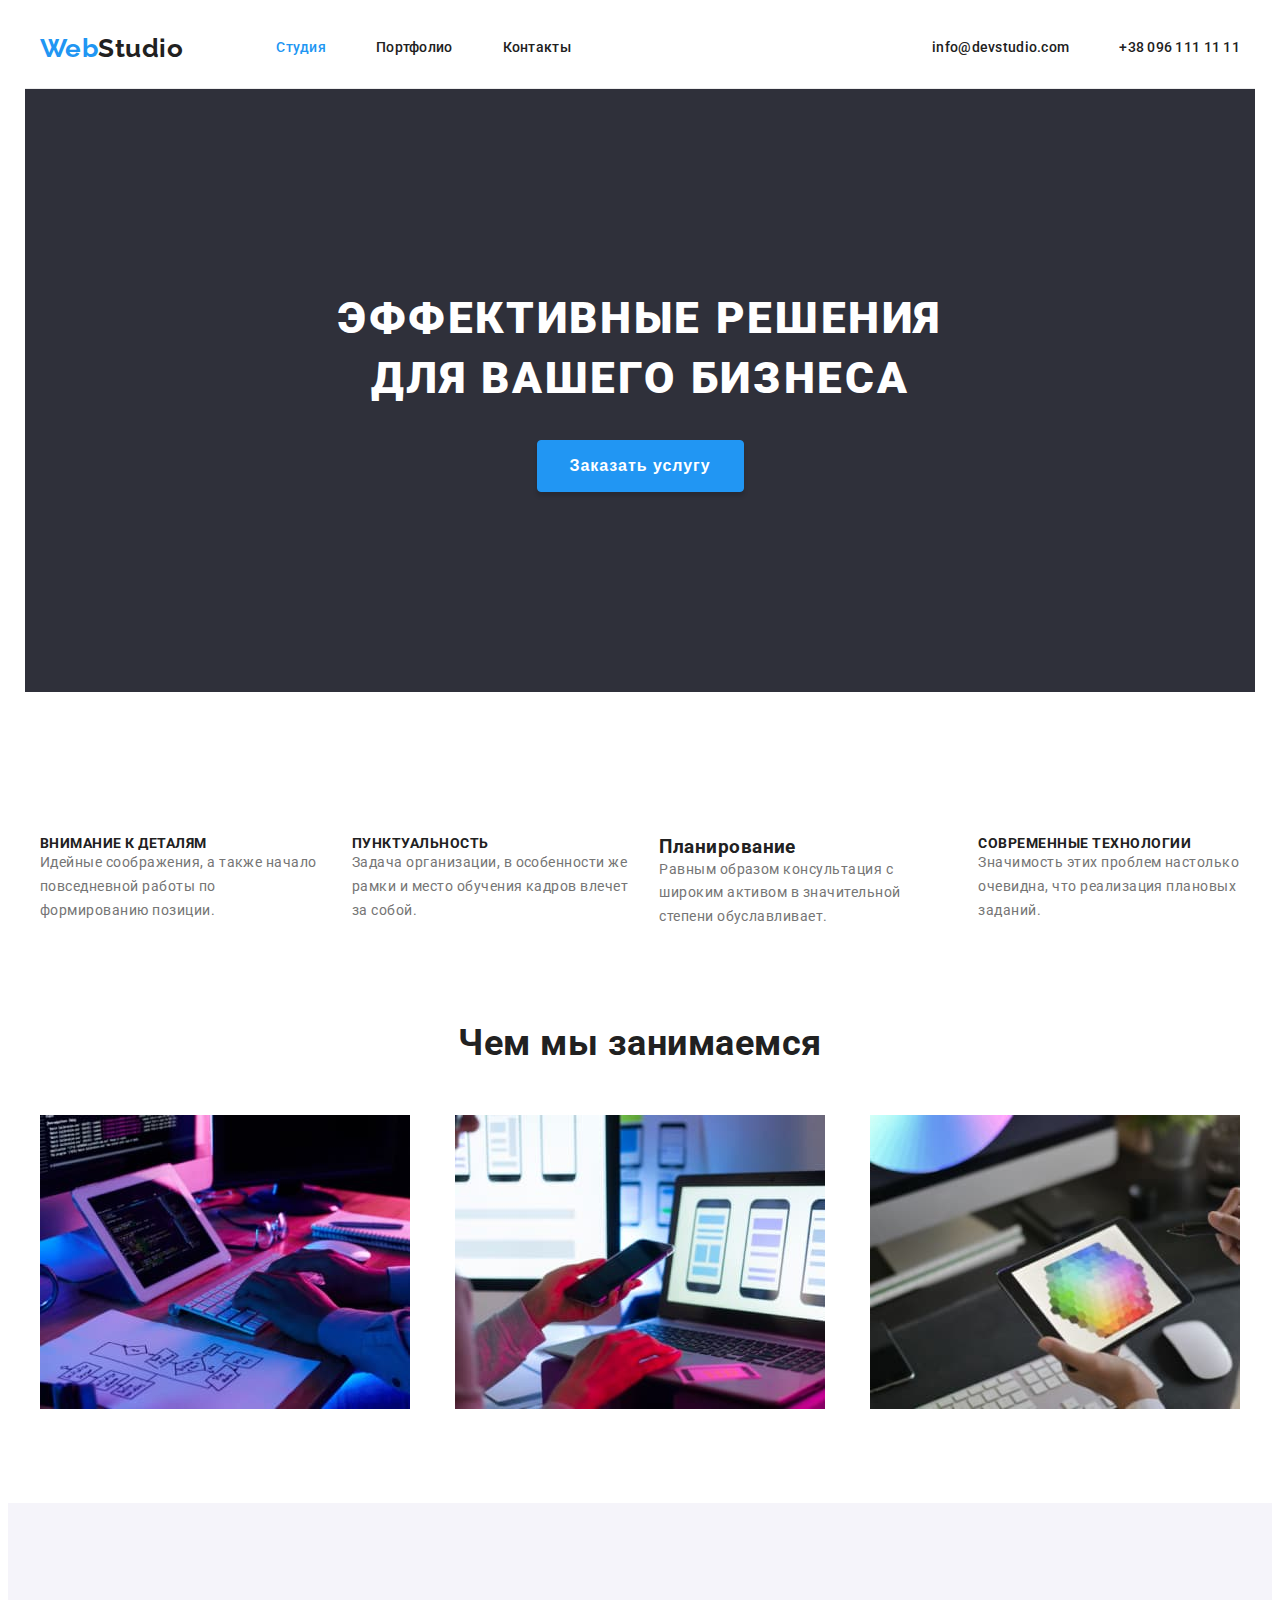
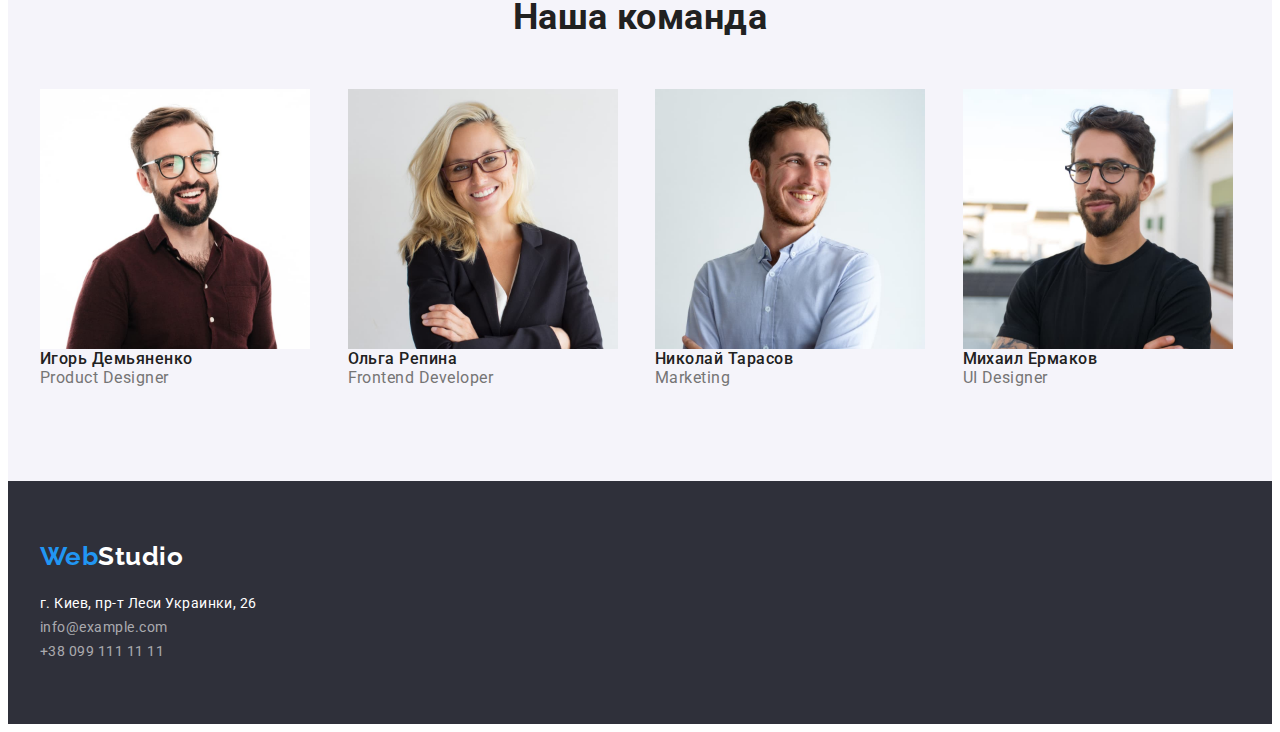
<file: index.html>
<!DOCTYPE html>
<html lang="ru">
<head>
    <meta charset="UTF-8">
    <meta http-equiv="X-UA-Compatible" content="IE=edge">
    <meta name="viewport" content="width=device-width, initial-scale=1.0">
    <title>Студия</title>
    <link rel="preconnect" href="https://fonts.gstatic.com">
    <link href="https://fonts.googleapis.com/css2?family=Raleway:wght@700&family=Roboto:wght@400;500;700;900&display=swap" rel="stylesheet">
    <link rel="stylesheet" href="https://cdnjs.cloudflare.com/ajax/libs/modern-normalize/1.0.0/modern-normalize.min.css" integrity="sha512-ISS7cAi1PEhQ8jnbJpJZMd29NlhNj4AWYyLOSp2CE/CsHxTCu+r+t0D2yoJudVrd0/8fTVPUVDzY5Tvli75u/g==" crossorigin="anonymous" />
    <link rel="stylesheet" href="./css/styles.css">
</head>
<body>
    <!-- ========HEADER======== -->
  <header class="head">
      <div class=" header-container container"> 
        <nav class="navigation">
            <a class= "logo link" href="/"><span class="logo-part">Web</span>Studio</a>
                <ul class="list-nav list">
                    <li class="list-nav-item"><a class="list-nav-link link current" href="#">Студия</a></li>
                    <li class="list-nav-item"><a class="list-nav-link link" href="./portfolio.html">Портфолио</a></li>
                    <li class="list-nav-item"><a class="list-nav-link link" href="#">Контакты</a></li>
                </ul>
        </nav>
        <ul class="contacts list">
        <li class="contacts-mail"><a class="contacts-mail-link link" href="mailto:info@devstudio.com">info@devstudio.com</a></li>
        <li class="contacts-tel"><a class="contacts-tel-link link" href="tel:+380961111111">+38 096 111 11 11</a></li>
        </ul>
      </div>
  </header>  
  <main>
    <section class="hero-section section-title">
        <div class="hero-container container">
            <h1 class="hero-title">Эффективные решения<br> для вашего бизнеса</h1>
            <button class="hero-button" type="button">Заказать услугу</button>
        </div>
    </section>
<!-- ========ADVANTAGES======== -->
<section class="advantages section">
    <div class="advantages-container container">
        <ul class="advantages-list list">
            <li class="advantages-list-item">
                <h3 class="advantages-title">Внимание к деталям</h3>
                <p class="advantages-content">
                    Идейные соображения, а также начало повседневной работы по формированию позиции.
                </p>
            </li>
            <li class="advantages-list-item">
                <h3 class="advantages-title">Пунктуальность</h3>
                <p class="advantages-content">
                    Задача организации, в особенности же рамки и место обучения кадров влечет за собой. 
                </p>
            </li>
            <li class="advantages-list-item">
                <h3 class="advantages-header">Планирование</h3>
                <p class="advantages-content">
                    Равным образом консультация с широким активом в значительной степени обуславливает. 
                </p>
            </li>
            <li class="advantages-list-item">
                <h3 class="advantages-title">Современные технологии</h3>
                <p class="advantages-content">
                    Значимость этих проблем настолько очевидна, что реализация плановых заданий.  
                </p>
            </li>
        </ul>
    </div>
</section>
<!-- ========ACTIVITIES======== -->
<section class="activities section">
    <div class="activities-container container">
        <h2 class="section-title">Чем мы занимаемся</h2>
    <ul class="activities-list list">
        <li>
            <img src="./images/activities/box1.jpg" alt="Написание программного кода" width="370" height="294">
        </li>
        <li>
            <img src="./images/activities/box2.jpg" alt="Работа над стилизацией сайта" width="370" height="294">
        </li>
        <li>
            <img src="./images/activities/box3.jpg" alt="Подбор цвета на планшете" width="370" height="294">
        </li>
    </ul>
    </div>
</section>
<!-- ========TEAM======== -->
<section class="team section">
    <div class="team-container container">
        <h2 class="section-title">Наша команда</h2>
    <ul class="team-list list">
        <li class="team-list-item">
            <img class="team-img" src="./images/team/igor-demyanenko.jpg" alt="Игорь Демьяненко" width="270" height="260">
            <h3 class="team-title">Игорь Демьяненко</h3>
            <p class="team-description" lang="en">Product Designer</p>
        </li>
        <li class="team-list-item">
            <img class="team-img" src="./images/team/olga-repina.jpg" alt="Ольга Репина" width="270" height="260">
            <h3 class="team-title">Ольга Репина</h3>
            <p class="team-description" lang="en">Frontend Developer</p>
        </li>
        <li class="team-list-item">
            <img class="team-img" src="./images/team/nicolay-tarasov.jpg" alt="Николай Тарасов" width="270" height="260">
            <h3 class="team-title">Николай Тарасов</h3>
            <p class="team-description" lang="en">Marketing</p>
        </li>
        <li class="team-list-item">
            <img class="team-img" src="./images/team/mihail-ermakov.jpg" alt="Михаил Ермаков" width="270" height="260">
            <h3 class="team-title">Михаил Ермаков</h3>
            <p class="team-description" lang="en">UI Designer</p>
        </li>
    </ul>
    </div>
</section>
  </main>
  <!-- ========FOOTER======== -->
<footer class="footer">
    <div class="footer-container container">
        <a class="logo link" href="/"><span class="logo-part">Web</span>Studio</a>
        <address >
            <ul class="footer-list list">
            <li class="footer-list-item"><a class="footer-link link" href="https://goo.gl/maps/XbboEhRKCto5ykin6" target="_blank" rel="noopener noreferrer">г. Киев, пр-т Леси Украинки, 26</a></li>
            <li class="footer-list-item"><a class="footer-link-mail link" href="mailto:info@example.com">info@example.com</a></li>
            <li class="footer-list-item"><a class="footer-link-tel link" href="tel:+380991111111">+38 099 111 11 11</a></li>
            </ul>
        </address>
    </div>
</footer>
</body>
</html>
</file>
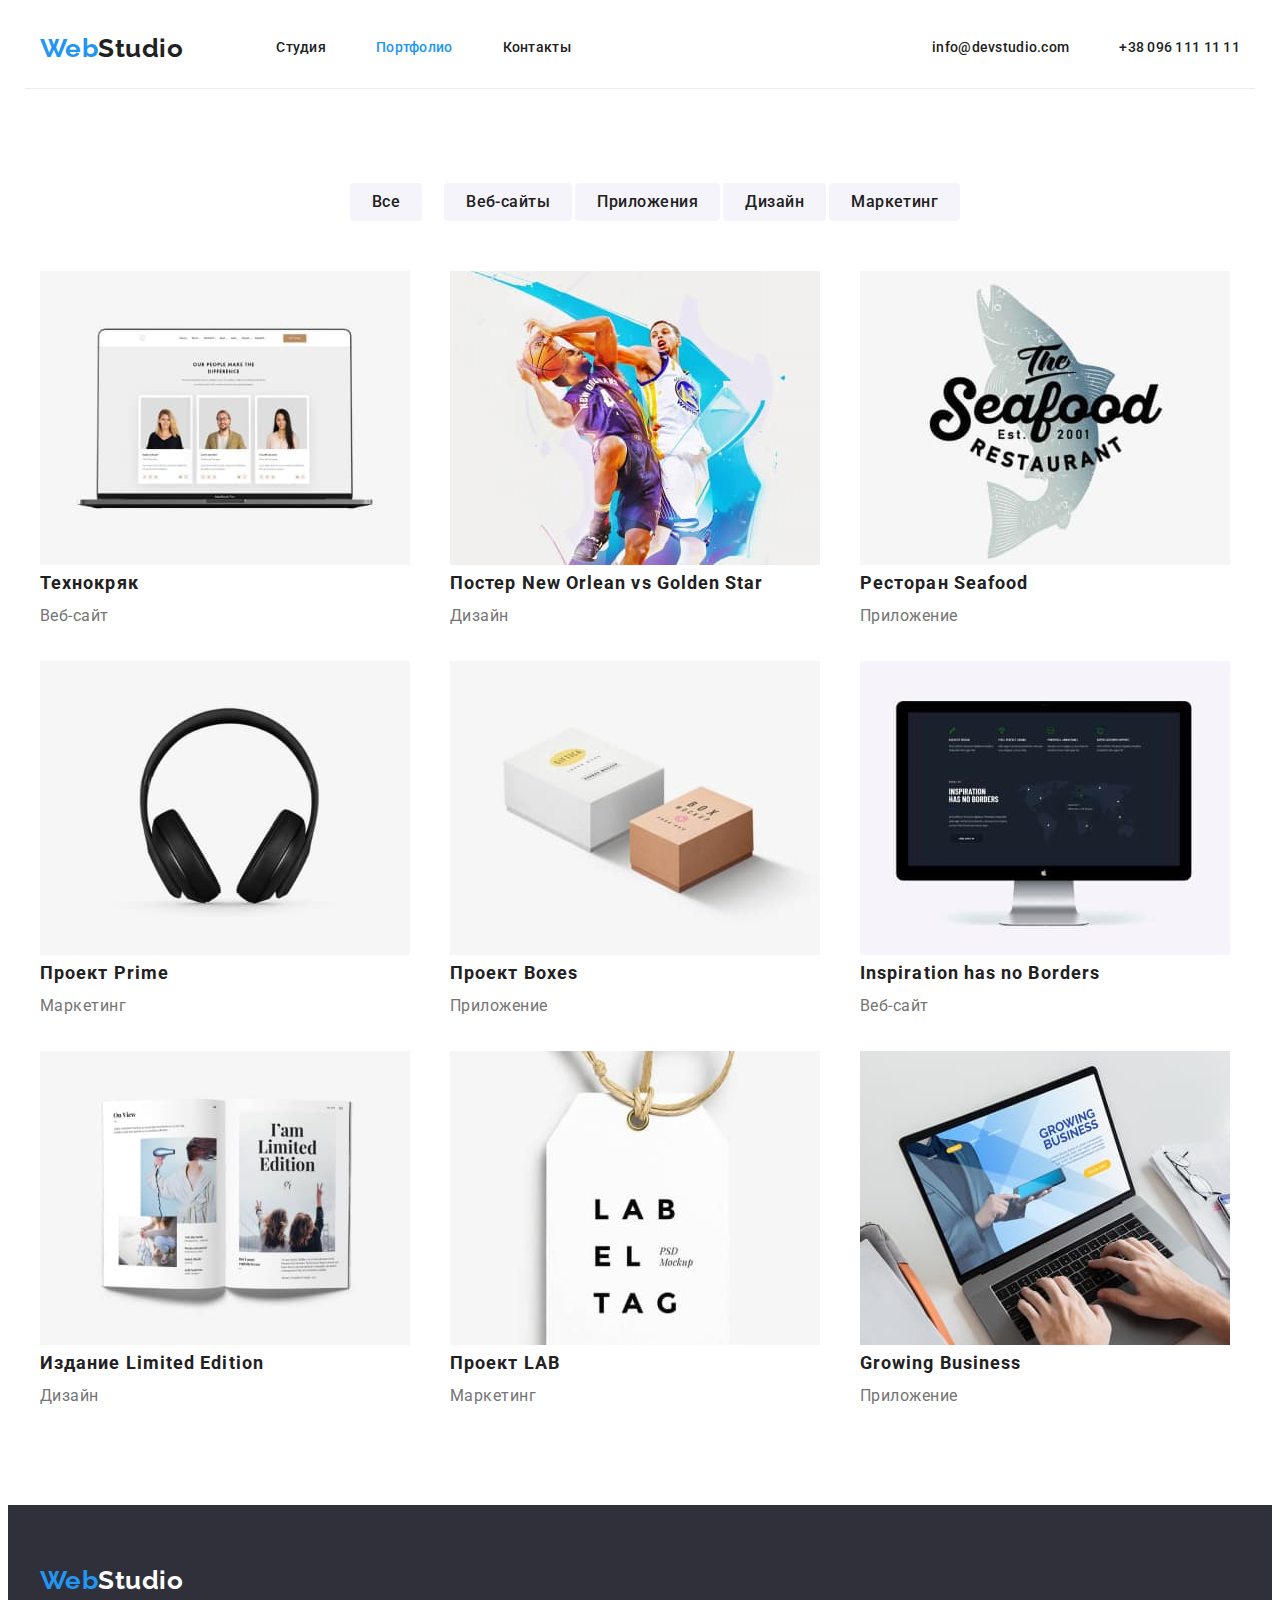
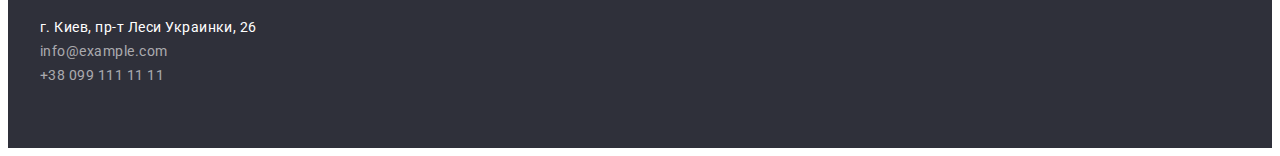
<file: portfolio.html>
<!DOCTYPE html>
<html lang="ru">
<head>
    <meta charset="UTF-8">
    <meta http-equiv="X-UA-Compatible" content="IE=edge">
    <meta name="viewport" content="width=device-width, initial-scale=1.0">
    <title>Студия</title>
    <link rel="preconnect" href="https://fonts.gstatic.com">
    <link href="https://fonts.googleapis.com/css2?family=Raleway:wght@700&family=Roboto:wght@400;500;700;900&display=swap" rel="stylesheet">
    <link rel="stylesheet" href="https://cdnjs.cloudflare.com/ajax/libs/modern-normalize/1.0.0/modern-normalize.min.css" integrity="sha512-ISS7cAi1PEhQ8jnbJpJZMd29NlhNj4AWYyLOSp2CE/CsHxTCu+r+t0D2yoJudVrd0/8fTVPUVDzY5Tvli75u/g==" crossorigin="anonymous" />
    <link rel="stylesheet" href="./css/styles.css">
</head>
<body>
    <!-- ========HEADER======== -->
    <header class="head">
        <div class=" header-container container"> 
          <nav class="navigation">
              <a class= "logo link" href="/"><span class="logo-part">Web</span>Studio</a>
                  <ul class="list-nav list">
                      <li class="list-nav-item"><a class="list-nav-link link" href="./index.html">Студия</a></li>
                      <li class="list-nav-item"><a class="list-nav-link link current" href="#">Портфолио</a></li>
                      <li class="list-nav-item"><a class="list-nav-link link" href="#">Контакты</a></li>
                  </ul>
          </nav>
          <ul class="contacts list">
          <li class="contacts-mail"><a class="contacts-mail-link link" href="mailto:info@devstudio.com">info@devstudio.com</a></li>
          <li class="contacts-tel"><a class="contacts-tel-link link" href="tel:+380961111111">+38 096 111 11 11</a></li>
          </ul>
        </div>
    </header>  
  <main>
<section class="projects section">
    <div class="projects-container container">
        <div class="filter container">
            <button class="filter-buttons" type="button">Все</button>
            <button class="filter-buttons" type="button">Веб-сайты</button>
            <button class="filter-buttons" type="button">Приложения</button>
            <button class="filter-buttons" type="button">Дизайн</button>
            <button class="filter-buttons" type="button">Маркетинг</button>
        </div>
            <ul class="all list">
                <li class="all-item"><a href="#"><img src="./images/portfolio/technocrack.jpg" alt="laptop showing website" width="370" height="294"></a>
                    <h2 class="projects-title">Технокряк</h2>
                    <p class="projects-description">Веб-сайт</p>
                </li>
                <li class="all-item"><a href="#"><img src="./images/portfolio/neworlean_vs_goldenstars.jpg" alt="basketball poster" width="370" height="294"></a>
                    <h2 class="projects-title">Постер <span>New Orlean vs Golden Star</span></h2>
                    <p class="projects-description">Дизайн</p>
                </li>
                <li class="all-item"><a href="#"><img src="./images/portfolio/restaurant.jpg" alt="the seafood testaurant logo" width="370" height="294"></a>
                    <h2 class="projects-title">Ресторан <span>Seafood</span></h2>
                    <p class="projects-description">Приложение</p>
                </li>
                <li class="all-item"><a href="#"><img src="./images/portfolio/prime.jpg" alt="black earbuds" width="370" height="294"></a>
                    <h2 class="projects-title">Проект <span>Prime</span></h2>
                    <p class="projects-description">Маркетинг</p>
                </li>
                <li class="all-item"><a href="#"><img src="./images/portfolio/boxes.jpg" alt="two boxes" width="370" height="294"></a>
                    <h2 class="projects-title">Проект <span>Boxes</span></h2>
                    <p class="projects-description">Приложение</p>
                </li>
                <li class="all-item"><a href="#"><img src="./images/portfolio/inspiration_has_no_borders.jpg" alt="monitor showing website" width="370" height="294"></a>
                    <h2 class="projects-title">Inspiration has no Borders</h2>
                    <p class="projects-description">Веб-сайт</p>
                </li>
                <li class="all-item"><a href="#"><img src="./images/portfolio/limited_edition_publishing.jpg" alt="openned book" width="370" height="294"></a>
                    <h2 class="projects-title">Издание <span>Limited Edition</span></h2>
                    <p class="projects-description">Дизайн</p>
                </li>
                <li class="all-item"><a href="#"><img src="./images/portfolio/lab.jpg" alt="label" width="370" height="294"></a>
                    <h2 class="projects-title">Проект <span>LAB</span></h2>
                    <p class="projects-description">Маркетинг</p>
                </li>
                <li class="all-item"><a href="#"><img src="./images/portfolio/growing_business.jpg" alt="openned laptop with working app" width="370" height="294"></a>
                    <h2 class="projects-title">Growing Business</h2>
                    <p class="projects-description">Приложение</p>
                </li>
            </ul>
    </div> 
</section>
  </main>  
  <!-- ========FOOTER======== -->
  <footer class="footer">
    <div class="footer-container container">
        <a class="logo link" href="/"><span class="logo-part">Web</span>Studio</a>
        <address >
            <ul class="footer-list list">
            <li class="footer-list-item"><a class="footer-link link" href="https://goo.gl/maps/XbboEhRKCto5ykin6" target="_blank" rel="noopener noreferrer">г. Киев, пр-т Леси Украинки, 26</a></li>
            <li class="footer-list-item"><a class="footer-link-mail link" href="mailto:info@example.com">info@example.com</a></li>
            <li class="footer-list-item"><a class="footer-link-tel link" href="tel:+380991111111">+38 099 111 11 11</a></li>
            </ul>
        </address>
    </div>
</footer>
</body>
</html>
</file>
<file: css/styles.css>
/* ========RESET======== */
h1,
h2,
h3,
h4,
h5,
h6,
p {
  margin-top: 0;
  margin-bottom: 0;
}

ul,
ol {
  margin-top: 0;
  margin-bottom: 0;
  padding-left: 0;
}

img {
  display: block;
}
/* ========BODY======== */
body {
    font-family: 'Roboto', sans-serif;
    color: var(--main-text-color);
    letter-spacing: 0.03em;
}
/* ========VARIABLES======== */
:root {
    --brand-color: #2196F3;
    --main-text-color: #212121;
    --additional-text-color: #757575;
    --main-background-color: #FFFFFF;
    --additional-background-color: #F5F4FA;
    --temporary-background-color: #2F303A;
}

/* ========COMPONENTS======== */
.container {
    width: 1200px;
    margin: 0 auto;
    padding: 0px 15px;

}
.link {
    text-decoration: none;
    color: var(--main-text-color);
}
.list {
    list-style: none;
}
.section:not(.activities) {
    padding-top: 94px;
    padding-bottom: 94px;
}
.section-title {
    font-weight: 700;
    font-size: 36px;
    line-height: 1.16;
    color: var(--main-text-color);
    text-align: center;
}
.projects-title {
    font-size: 18px;
    line-height: 2;
    letter-spacing: 0.06em;
    color: var(--main-text-color);
}
.projects-description {
    font-size: 16px;
    line-height: 1.88;
    color: var(--additional-text-color);
}
/* ========END COMPONENTS======== */

/* ========HEADER======== */

.logo {
    font-family: Raleway, sans-serif;
    font-weight: 700;
    font-size: 26px;
    line-height: 1.19;
    color: var(--main-text-color);
    cursor: pointer;

    margin-right: 93px;
}
.logo-part {
    color: var(--brand-color);
}
.navigation{
display: flex;
align-items: center;
}
.list-nav{
    display: flex;
    min-width: 294px;
    padding: 32px 0px;
}
.list-nav-item:not(:last-child) {
    margin-right: 50px;
}
.list-nav .current {
    color: var(--brand-color);
}
.list-nav,
.contacts {
    font-weight: 500;
    font-size: 14px;
    line-height: 1.14;
    letter-spacing: 0.02em;
}
.list-nav-link:hover,
.list-nav-link:focus {
    color:var(--brand-color);
}
.contacts{
    display: flex;
}
.contacts-mail-link{
    margin-right: 50px;
}
.contacts-mail-link:hover,  
.contacts-mail-link:focus {
    color:var(--brand-color);
}
.contacts-tel-link:hover, 
.contacts-tel-link:focus {
    color:var(--brand-color);
}
.header-container{
    display: flex;
    align-items: center;
    justify-content: space-between;
    border-bottom: 1px solid #ECECEC;
}
/* ========END HEADER======== */

/* ========HERO======== */
.hero-title {
    font-weight: 900;
    font-size: 44px;
    line-height: 1.36;
    letter-spacing: 0.06em;
    text-transform: uppercase;
    color: var(--main-background-color);
    margin-bottom: 30px;
}
.hero-button {
    font-weight: 700;
    font-size: 16px;
    line-height: 1.87;
    text-align: center;
    letter-spacing: 0.06em;
    background: var(--brand-color);
    box-shadow: 0px 4px 4px rgba(0, 0, 0, 0.15);
    border: 1px solid;
    border-color: var(--brand-color);
    border-radius: 4px;
    padding: 10px 32px;
    color: var(--main-background-color);
    cursor: pointer;
}
.hero-container {
    background-color: var(--temporary-background-color);
    padding-top: 200px;
    padding-bottom: 200px;
}
/* ========END HERO======== */

/* ========ADVANTAGES======== */
.advantages-title {
    font-weight: 700;
    font-size: 14px;
    line-height: 1.14;
    text-transform: uppercase;
    color: var(--main-text-color);
}
.advantages-content {
    font-size: 14px;
    line-height: 1.71;
    color: var(--additional-text-color);
}
.advantages-list {
    display: flex;
}
.advantages-list-item:not(:last-child) {
    margin-right: 30px;
}
/* ======== END ADVANTAGES======== */

/* ========ACTIVITIES======== */
.activities {
    padding-bottom: 94px;
}
.activities-list {
    display: flex;
    justify-content: space-between;
    margin-top: 50px;
}
/* ========END ACTIVITIES======== */

/* ========TEAM======== */
.team {
    background-color: var(--additional-background-color);
}
.team-list {
    display: flex;
    flex-wrap: wrap;
    margin-top: -30px;
    margin-left: -30px;
    /* background-color: aquamarine; */
}
.team-list-item {
    margin-top: 30px;
    margin-left: 30px;
    flex-basis: calc((100% - 120px) / 4);
}
.team-title {
    font-weight: 500;
    font-size: 16px;
    line-height: 1.19;
    color: var(--main-text-color);
}
.team-description {
    font-size: 16px;
    line-height: 1.19;
    color: var(--additional-text-color);
}
.section-title {
    margin-bottom: 50px;
}
/* ========END TEAM======== */

/* ========PORTFOLIO======== */
.filter {
    display: flex;
    justify-content: center;
    margin-bottom: 50px;
}
.filter-buttons {
    font-family: inherit;
    font-style: normal;
    font-weight: 500;
    font-size: 16px;
    line-height: 1.62;
    text-align: center;
    letter-spacing: 0.03em;
    background-color: var(--additional-background-color);
    color: var(--main-text-color);
    padding: 6px 22px;
    border-radius: 4px;
    border: 1px transparent;
}
.filter-buttons:hover,
.filter-buttons:focus { 
    background-color: var(--brand-color);
    color:var(--main-background-color); 
}
.filter-buttons:not(:last-child) {
    margin-right: 3px;
}
.filter-buttons:first-child {
    margin-right: 22px;
}
.all {
    display: flex;
    flex-wrap: wrap;
    margin-top: -30px;
    margin-left: -30px;
}
.all-item {
    margin-top: 30px;
    margin-left: 30px;
    flex-basis: calc((100% - 90px) / 3);
}
/* ========END PORTFOLIO======== */

/* ========FOOTER======== */
.footer .logo {
    color: var(--main-background-color);
}
.footer-list {
    margin-top: 20px;
}
.footer-link {
    color: var(--main-background-color);
    font-size: 14px;
    font-style: normal;
    line-height: 1.71;
}
.footer-link:hover,
.footer-link:focus {
    color:var(--brand-color);
}
.footer-link-mail,
.footer-link-tel {
    font-style: normal;
    font-size: 14px;
    line-height: 1.71;
    color: rgba(255, 255, 255, 0.6);
}
.footer {
    background-color: var(--temporary-background-color);
}
.footer-container {
    padding-top: 60px;
    padding-bottom: 60px;
}

/* ========END FOOTER======== */
</file>
